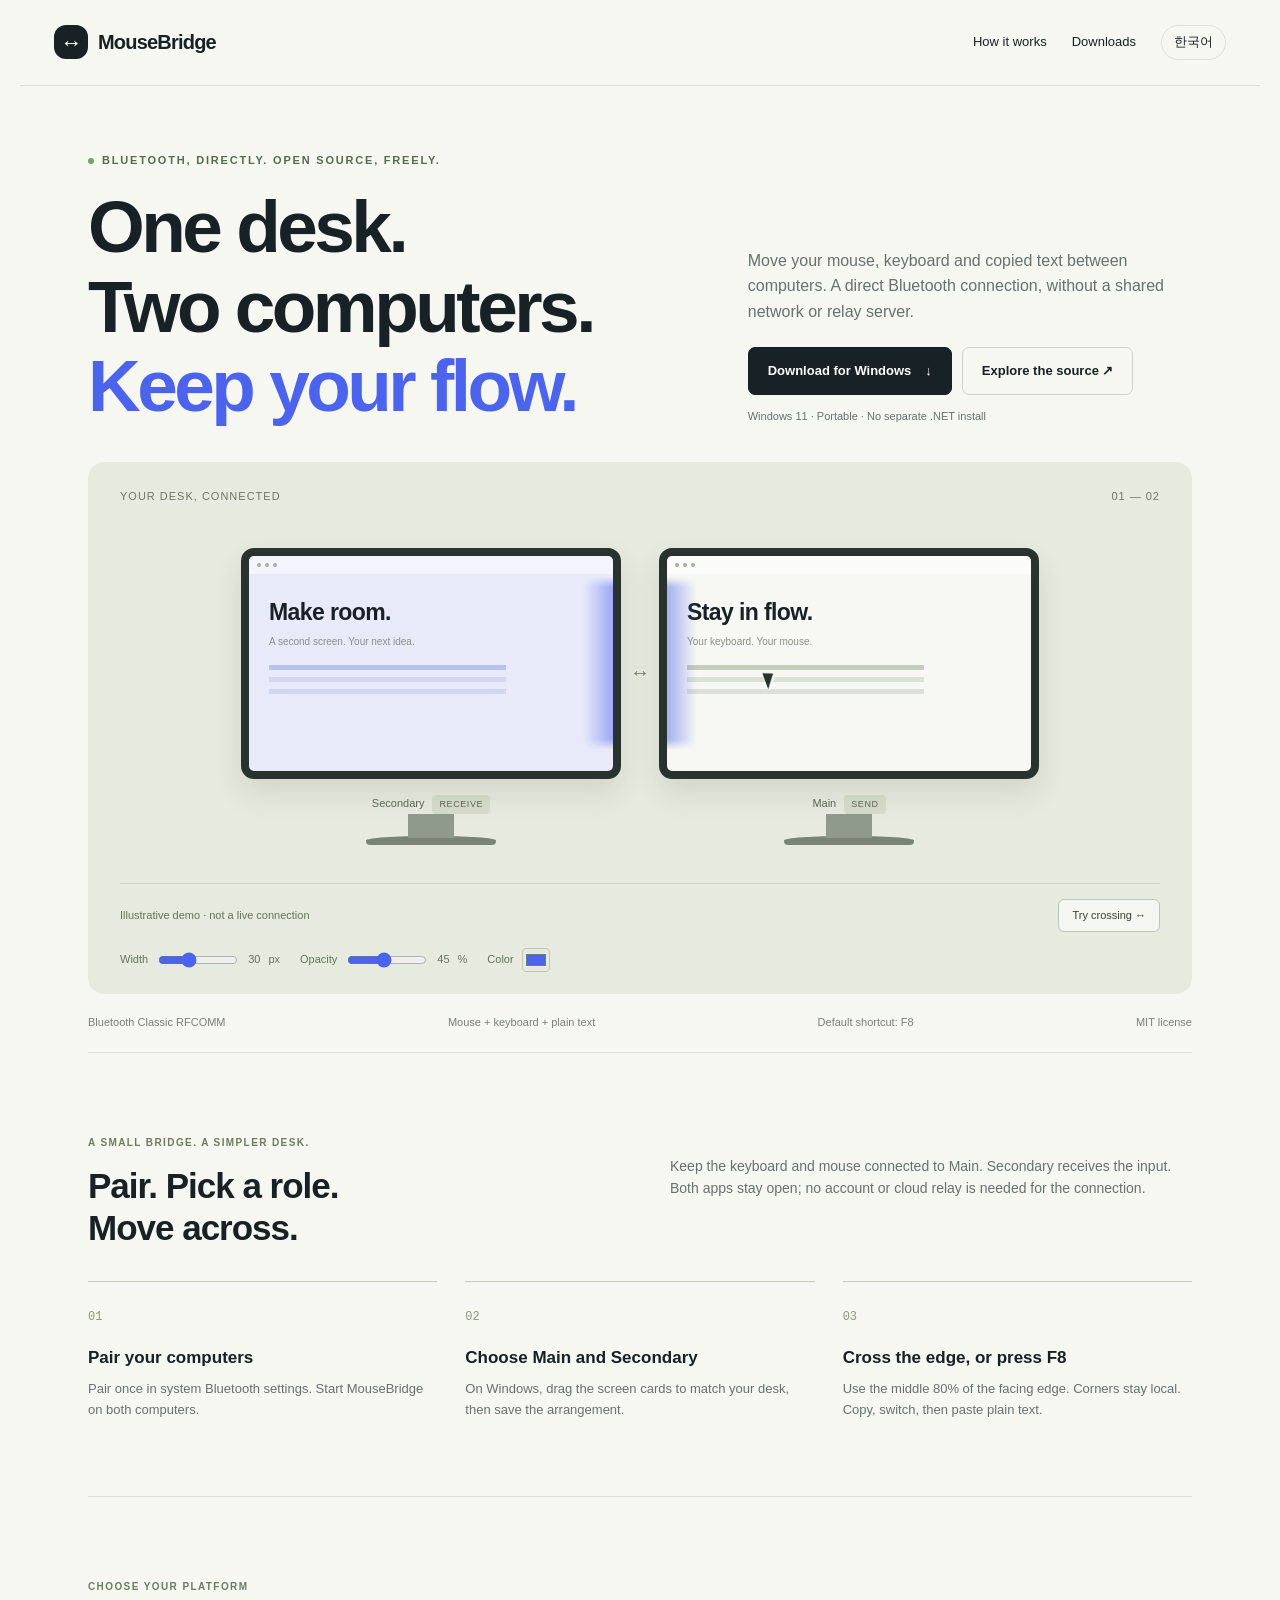
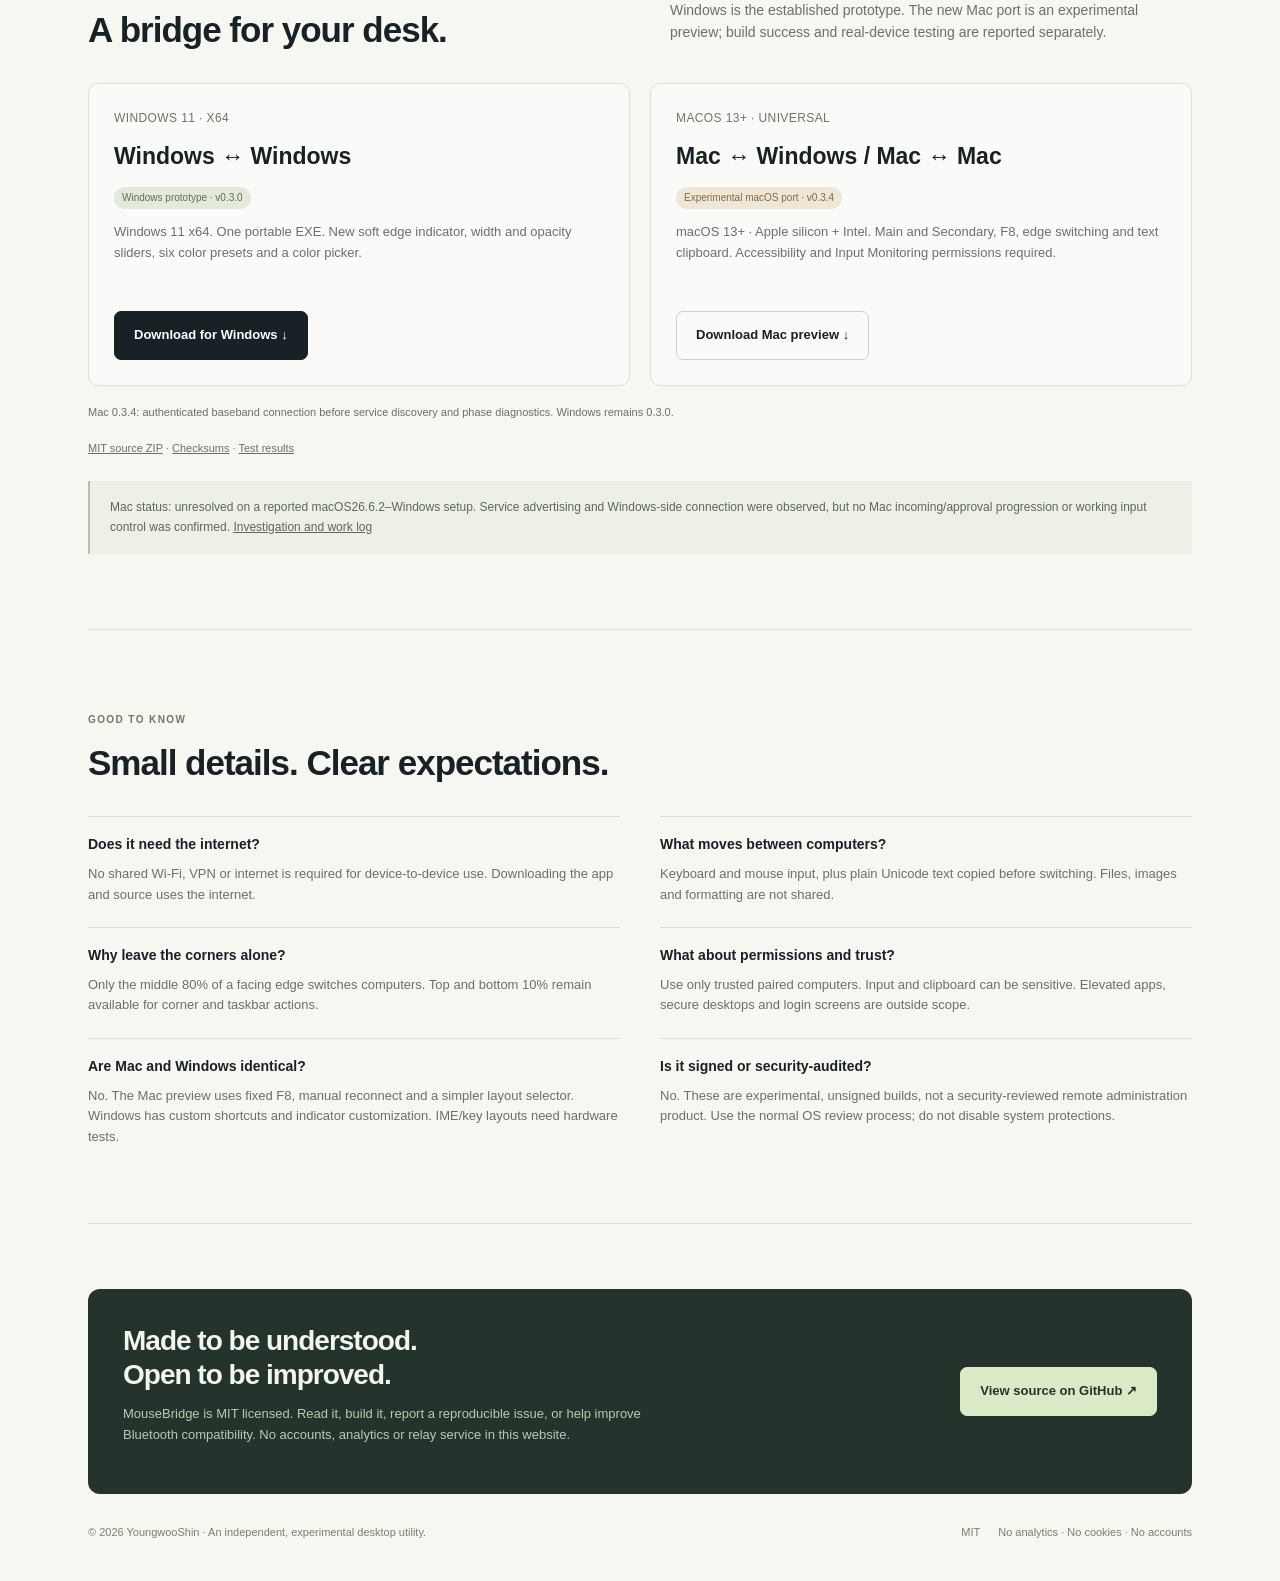
<file: docs/index.html>
<!doctype html><html lang="en"><head><meta charset="utf-8"><meta name="viewport" content="width=device-width,initial-scale=1"><title>MouseBridge | Bluetooth keyboard, mouse &amp; clipboard sharing</title><meta name="description" content="Move your mouse, keyboard and copied text between computers. A direct Bluetooth connection, without a shared network or relay server."><meta name="theme-color" content="#f6f7f1"><link rel="stylesheet" href="style.css"><link rel="canonical" href="https://youngwooshin.github.io/mousebridge/"><link rel="alternate" hreflang="en" href="https://youngwooshin.github.io/mousebridge/"><link rel="alternate" hreflang="ko" href="https://youngwooshin.github.io/mousebridge/ko/"><link rel="alternate" hreflang="x-default" href="https://youngwooshin.github.io/mousebridge/"><meta property="og:type" content="website"><meta property="og:title" content="MouseBridge | Bluetooth keyboard, mouse &amp; clipboard sharing"><meta property="og:url" content="https://youngwooshin.github.io/mousebridge/"><meta property="og:site_name" content="MouseBridge"></head><body>
<header><a class="brand" href="index.html"><span class="mark">↔</span>MouseBridge</a><nav><a class="nav-extra" href="#how">How it works</a><a href="#downloads">Downloads</a><a class="language" href="ko/" lang="ko">한국어</a></nav></header>
<main class="wrap"><div class="hero"><div class="eyebrow"><span class="dot"></span>Bluetooth, directly. Open source, freely.</div><div class="intro"><h1>One desk.<br>Two computers.<br><em>Keep your flow.</em></h1><div class="lead"><p>Move your mouse, keyboard and copied text between computers. A direct Bluetooth connection, without a shared network or relay server.</p><div class="actions"><a class="button" href="downloads/MouseBridge-Portable-win-x64-v0.3.0.zip">Download for Windows <span>↓</span></a><a class="button secondary" href="#opensource">Explore the source ↗</a></div><p class="subnote">Windows 11 · Portable · No separate .NET install</p></div></div>
<div class="desk"><div class="desk-top"><span>YOUR DESK, CONNECTED</span><span>01 — 02</span></div><div class="desk-scene"><div class="monitor secondary-screen"><div class="bezel"><div class="mini-top"><i></i><i></i><i></i></div><div class="mini-content"><b>Make room.</b><p>A second screen. Your next idea.</p><div class="mini-bars"></div></div><div class="edge"></div></div><div class="screen-label">Secondary <span>RECEIVE</span></div></div><span class="cross-arrow" aria-hidden="true">↔</span><div class="monitor"><div class="bezel"><div class="mini-top"><i></i><i></i><i></i></div><div class="mini-content"><b>Stay in flow.</b><p>Your keyboard. Your mouse.</p><div class="mini-bars"></div></div><div class="edge"></div></div><div class="screen-label">Main <span>SEND</span></div></div><span class="cursor" aria-hidden="true"></span></div><div class="desk-footer"><span>Illustrative demo · not a live connection</span><button class="demo-button" id="demo-cross" aria-pressed="false">Try crossing ↔</button></div><div class="tuning"><label>Width <input id="demo-width" type="range" min="8" max="70" value="30"><output id="width-value">30</output>px</label><label>Opacity <input id="demo-opacity" type="range" min="0" max="100" value="45"><output id="opacity-value">45</output>%</label><label>Color <input id="demo-color" type="color" value="#4b63ed"></label></div></div>
<div class="spec-line"><span>Bluetooth Classic RFCOMM</span><span>Mouse + keyboard + plain text</span><span>Default shortcut: F8</span><span>MIT license</span></div></div>
<section id="how"><div class="section-head"><div><span class="kicker">A SMALL BRIDGE. A SIMPLER DESK.</span><h2>Pair. Pick a role.<br>Move across.</h2></div><p>Keep the keyboard and mouse connected to Main. Secondary receives the input. Both apps stay open; no account or cloud relay is needed for the connection.</p></div><div class="steps"><article class="step"><span class="num">01</span><h3>Pair your computers</h3><p>Pair once in system Bluetooth settings. Start MouseBridge on both computers.</p></article><article class="step"><span class="num">02</span><h3>Choose Main and Secondary</h3><p>On Windows, drag the screen cards to match your desk, then save the arrangement.</p></article><article class="step"><span class="num">03</span><h3>Cross the edge, or press F8</h3><p>Use the middle 80% of the facing edge. Corners stay local. Copy, switch, then paste plain text.</p></article></div></section>
<section id="downloads"><div class="section-head"><div><span class="kicker">CHOOSE YOUR PLATFORM</span><h2>A bridge for your desk.</h2></div><p>Windows is the established prototype. The new Mac port is an experimental preview; build success and real-device testing are reported separately.</p></div><div class="download-grid"><article class="download"><div class="os">WINDOWS 11 · X64</div><h3>Windows ↔ Windows</h3><span class="pill">Windows prototype · v0.3.0</span><p>Windows 11 x64. One portable EXE. New soft edge indicator, width and opacity sliders, six color presets and a color picker.</p><a class="button" href="downloads/MouseBridge-Portable-win-x64-v0.3.0.zip">Download for Windows ↓</a></article><article class="download"><div class="os">MACOS 13+ · UNIVERSAL</div><h3>Mac ↔ Windows / Mac ↔ Mac</h3><span class="pill experimental">Experimental macOS port · v0.3.4</span><p>macOS 13+ · Apple silicon + Intel. Main and Secondary, F8, edge switching and text clipboard. Accessibility and Input Monitoring permissions required.</p><a class="button secondary mac-download" href="downloads/MouseBridge-macOS-universal-v0.3.4.zip">Download Mac preview ↓</a></article></div><p id="download-status" role="status" aria-live="polite" class="details"></p><p class="details">Mac 0.3.4: authenticated baseband connection before service discovery and phase diagnostics. Windows remains 0.3.0.</p><div class="details"><a href="downloads/MouseBridge-source-v0.3.4.zip">MIT source ZIP</a> · <a href="downloads/SHA256SUMS.txt">Checksums</a> · <a href="downloads/TEST-RESULTS.md">Test results</a></div><div class="status-note">Mac status: unresolved on a reported macOS26.6.2–Windows setup. Service advertising and Windows-side connection were observed, but no Mac incoming/approval progression or working input control was confirmed. <a href="https://github.com/YoungwooShin/mousebridge/blob/main/MACOS-INVESTIGATION.md" style="text-decoration:underline">Investigation and work log</a></div></section>
<section><div class="section-head"><div><span class="kicker">GOOD TO KNOW</span><h2>Small details. Clear expectations.</h2></div></div><div class="faq"><article><h3>Does it need the internet?</h3><p>No shared Wi-Fi, VPN or internet is required for device-to-device use. Downloading the app and source uses the internet.</p></article><article><h3>What moves between computers?</h3><p>Keyboard and mouse input, plus plain Unicode text copied before switching. Files, images and formatting are not shared.</p></article><article><h3>Why leave the corners alone?</h3><p>Only the middle 80% of a facing edge switches computers. Top and bottom 10% remain available for corner and taskbar actions.</p></article><article><h3>What about permissions and trust?</h3><p>Use only trusted paired computers. Input and clipboard can be sensitive. Elevated apps, secure desktops and login screens are outside scope.</p></article><article><h3>Are Mac and Windows identical?</h3><p>No. The Mac preview uses fixed F8, manual reconnect and a simpler layout selector. Windows has custom shortcuts and indicator customization. IME/key layouts need hardware tests.</p></article><article><h3>Is it signed or security-audited?</h3><p>No. These are experimental, unsigned builds, not a security-reviewed remote administration product. Use the normal OS review process; do not disable system protections.</p></article></div></section>
<div class="open-source" id="opensource"><div><h2>Made to be understood.<br>Open to be improved.</h2><p>MouseBridge is MIT licensed. Read it, build it, report a reproducible issue, or help improve Bluetooth compatibility. No accounts, analytics or relay service in this website.</p></div><a class="button github-link" href="https://github.com/YoungwooShin/mousebridge">View source on GitHub ↗</a></div></main><footer><span>© 2026 YoungwooShin · An independent, experimental desktop utility.</span><div class="footlinks"><a href="LICENSE.txt">MIT</a><span>No analytics · No cookies · No accounts</span></div></footer><script src="app.js" defer></script></body></html>
</file>
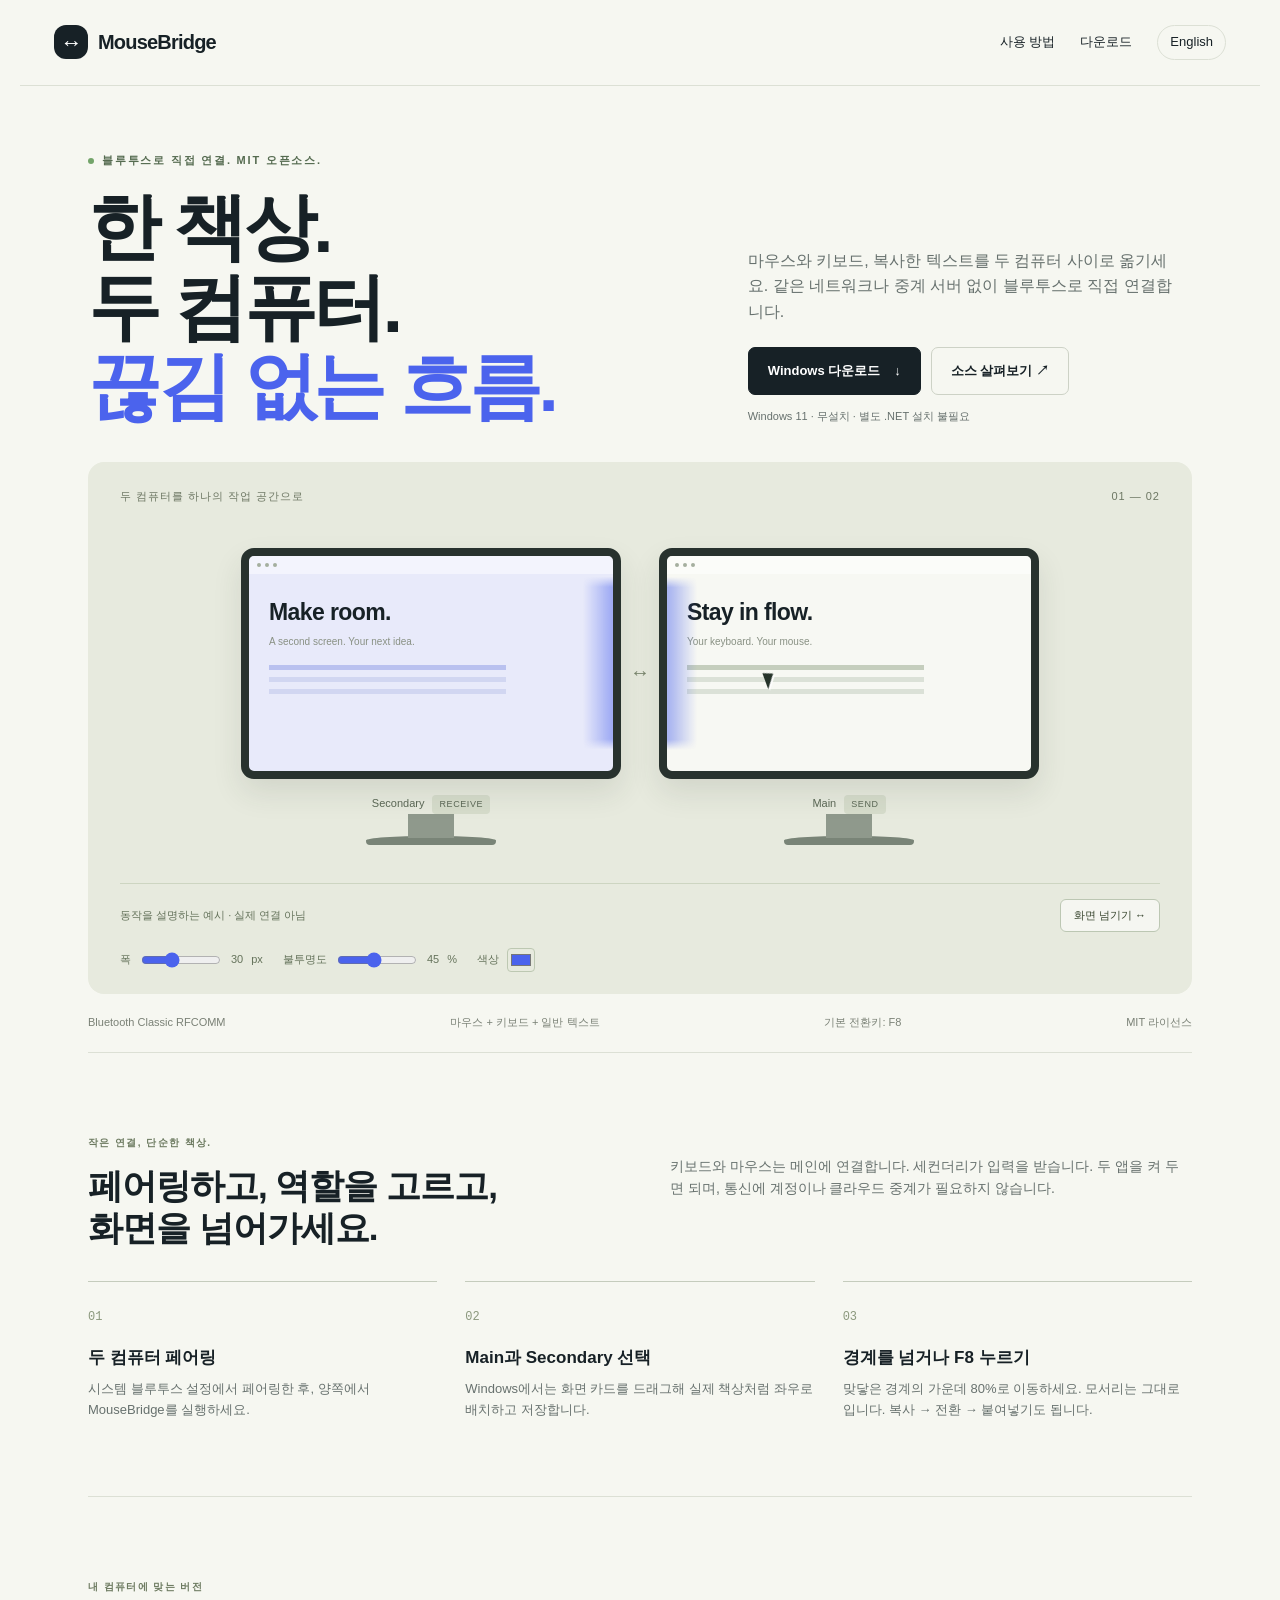
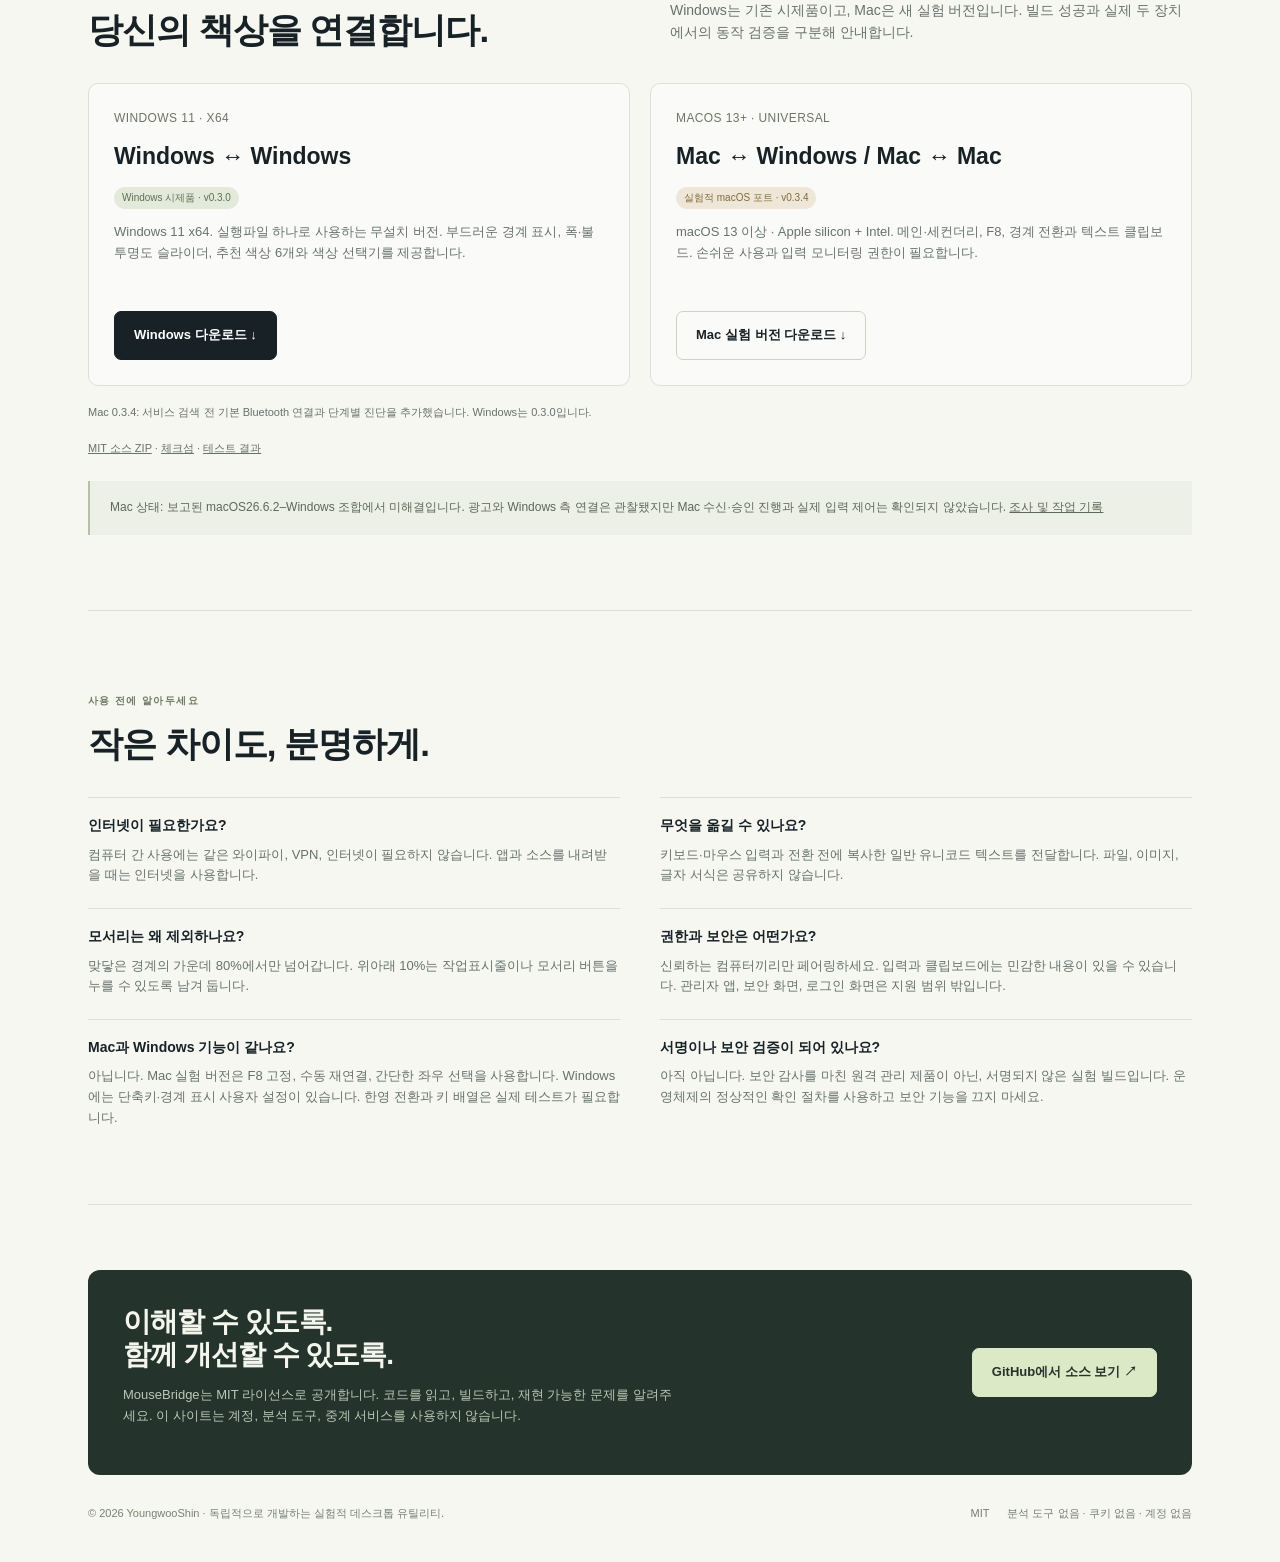
<file: docs/ko/index.html>
<!doctype html><html lang="ko"><head><meta charset="utf-8"><meta name="viewport" content="width=device-width,initial-scale=1"><title>MouseBridge | 블루투스 키보드·마우스·클립보드 공유</title><meta name="description" content="마우스와 키보드, 복사한 텍스트를 두 컴퓨터 사이로 옮기세요. 같은 네트워크나 중계 서버 없이 블루투스로 직접 연결합니다."><meta name="theme-color" content="#f6f7f1"><link rel="stylesheet" href="../style.css"><link rel="canonical" href="https://youngwooshin.github.io/mousebridge/ko/"><link rel="alternate" hreflang="en" href="https://youngwooshin.github.io/mousebridge/"><link rel="alternate" hreflang="ko" href="https://youngwooshin.github.io/mousebridge/ko/"><link rel="alternate" hreflang="x-default" href="https://youngwooshin.github.io/mousebridge/"><meta property="og:type" content="website"><meta property="og:title" content="MouseBridge | 블루투스 키보드·마우스·클립보드 공유"><meta property="og:url" content="https://youngwooshin.github.io/mousebridge/ko/"><meta property="og:site_name" content="MouseBridge"></head><body>
<header><a class="brand" href="../index.html"><span class="mark">↔</span>MouseBridge</a><nav><a class="nav-extra" href="#how">사용 방법</a><a href="#downloads">다운로드</a><a class="language" href="../" lang="en">English</a></nav></header>
<main class="wrap"><div class="hero"><div class="eyebrow"><span class="dot"></span>블루투스로 직접 연결. MIT 오픈소스.</div><div class="intro"><h1>한 책상.<br>두 컴퓨터.<br><em>끊김 없는 흐름.</em></h1><div class="lead"><p>마우스와 키보드, 복사한 텍스트를 두 컴퓨터 사이로 옮기세요. 같은 네트워크나 중계 서버 없이 블루투스로 직접 연결합니다.</p><div class="actions"><a class="button" href="../downloads/MouseBridge-Portable-win-x64-v0.3.0.zip">Windows 다운로드 <span>↓</span></a><a class="button secondary" href="#opensource">소스 살펴보기 ↗</a></div><p class="subnote">Windows 11 · 무설치 · 별도 .NET 설치 불필요</p></div></div>
<div class="desk"><div class="desk-top"><span>두 컴퓨터를 하나의 작업 공간으로</span><span>01 — 02</span></div><div class="desk-scene"><div class="monitor secondary-screen"><div class="bezel"><div class="mini-top"><i></i><i></i><i></i></div><div class="mini-content"><b>Make room.</b><p>A second screen. Your next idea.</p><div class="mini-bars"></div></div><div class="edge"></div></div><div class="screen-label">Secondary <span>RECEIVE</span></div></div><span class="cross-arrow" aria-hidden="true">↔</span><div class="monitor"><div class="bezel"><div class="mini-top"><i></i><i></i><i></i></div><div class="mini-content"><b>Stay in flow.</b><p>Your keyboard. Your mouse.</p><div class="mini-bars"></div></div><div class="edge"></div></div><div class="screen-label">Main <span>SEND</span></div></div><span class="cursor" aria-hidden="true"></span></div><div class="desk-footer"><span>동작을 설명하는 예시 · 실제 연결 아님</span><button class="demo-button" id="demo-cross" aria-pressed="false">화면 넘기기 ↔</button></div><div class="tuning"><label>폭 <input id="demo-width" type="range" min="8" max="70" value="30"><output id="width-value">30</output>px</label><label>불투명도 <input id="demo-opacity" type="range" min="0" max="100" value="45"><output id="opacity-value">45</output>%</label><label>색상 <input id="demo-color" type="color" value="#4b63ed"></label></div></div>
<div class="spec-line"><span>Bluetooth Classic RFCOMM</span><span>마우스 + 키보드 + 일반 텍스트</span><span>기본 전환키: F8</span><span>MIT 라이선스</span></div></div>
<section id="how"><div class="section-head"><div><span class="kicker">작은 연결, 단순한 책상.</span><h2>페어링하고, 역할을 고르고,<br>화면을 넘어가세요.</h2></div><p>키보드와 마우스는 메인에 연결합니다. 세컨더리가 입력을 받습니다. 두 앱을 켜 두면 되며, 통신에 계정이나 클라우드 중계가 필요하지 않습니다.</p></div><div class="steps"><article class="step"><span class="num">01</span><h3>두 컴퓨터 페어링</h3><p>시스템 블루투스 설정에서 페어링한 후, 양쪽에서 MouseBridge를 실행하세요.</p></article><article class="step"><span class="num">02</span><h3>Main과 Secondary 선택</h3><p>Windows에서는 화면 카드를 드래그해 실제 책상처럼 좌우로 배치하고 저장합니다.</p></article><article class="step"><span class="num">03</span><h3>경계를 넘거나 F8 누르기</h3><p>맞닿은 경계의 가운데 80%로 이동하세요. 모서리는 그대로입니다. 복사 → 전환 → 붙여넣기도 됩니다.</p></article></div></section>
<section id="downloads"><div class="section-head"><div><span class="kicker">내 컴퓨터에 맞는 버전</span><h2>당신의 책상을 연결합니다.</h2></div><p>Windows는 기존 시제품이고, Mac은 새 실험 버전입니다. 빌드 성공과 실제 두 장치에서의 동작 검증을 구분해 안내합니다.</p></div><div class="download-grid"><article class="download"><div class="os">WINDOWS 11 · X64</div><h3>Windows ↔ Windows</h3><span class="pill">Windows 시제품 · v0.3.0</span><p>Windows 11 x64. 실행파일 하나로 사용하는 무설치 버전. 부드러운 경계 표시, 폭·불투명도 슬라이더, 추천 색상 6개와 색상 선택기를 제공합니다.</p><a class="button" href="../downloads/MouseBridge-Portable-win-x64-v0.3.0.zip">Windows 다운로드 ↓</a></article><article class="download"><div class="os">MACOS 13+ · UNIVERSAL</div><h3>Mac ↔ Windows / Mac ↔ Mac</h3><span class="pill experimental">실험적 macOS 포트 · v0.3.4</span><p>macOS 13 이상 · Apple silicon + Intel. 메인·세컨더리, F8, 경계 전환과 텍스트 클립보드. 손쉬운 사용과 입력 모니터링 권한이 필요합니다.</p><a class="button secondary mac-download" href="../downloads/MouseBridge-macOS-universal-v0.3.4.zip">Mac 실험 버전 다운로드 ↓</a></article></div><p id="download-status" role="status" aria-live="polite" class="details"></p><p class="details">Mac 0.3.4: 서비스 검색 전 기본 Bluetooth 연결과 단계별 진단을 추가했습니다. Windows는 0.3.0입니다.</p><div class="details"><a href="../downloads/MouseBridge-source-v0.3.4.zip">MIT 소스 ZIP</a> · <a href="../downloads/SHA256SUMS.txt">체크섬</a> · <a href="../downloads/TEST-RESULTS.md">테스트 결과</a></div><div class="status-note">Mac 상태: 보고된 macOS26.6.2–Windows 조합에서 미해결입니다. 광고와 Windows 측 연결은 관찰됐지만 Mac 수신·승인 진행과 실제 입력 제어는 확인되지 않았습니다. <a href="https://github.com/YoungwooShin/mousebridge/blob/main/MACOS-INVESTIGATION.md" style="text-decoration:underline">조사 및 작업 기록</a></div></section>
<section><div class="section-head"><div><span class="kicker">사용 전에 알아두세요</span><h2>작은 차이도, 분명하게.</h2></div></div><div class="faq"><article><h3>인터넷이 필요한가요?</h3><p>컴퓨터 간 사용에는 같은 와이파이, VPN, 인터넷이 필요하지 않습니다. 앱과 소스를 내려받을 때는 인터넷을 사용합니다.</p></article><article><h3>무엇을 옮길 수 있나요?</h3><p>키보드·마우스 입력과 전환 전에 복사한 일반 유니코드 텍스트를 전달합니다. 파일, 이미지, 글자 서식은 공유하지 않습니다.</p></article><article><h3>모서리는 왜 제외하나요?</h3><p>맞닿은 경계의 가운데 80%에서만 넘어갑니다. 위아래 10%는 작업표시줄이나 모서리 버튼을 누를 수 있도록 남겨 둡니다.</p></article><article><h3>권한과 보안은 어떤가요?</h3><p>신뢰하는 컴퓨터끼리만 페어링하세요. 입력과 클립보드에는 민감한 내용이 있을 수 있습니다. 관리자 앱, 보안 화면, 로그인 화면은 지원 범위 밖입니다.</p></article><article><h3>Mac과 Windows 기능이 같나요?</h3><p>아닙니다. Mac 실험 버전은 F8 고정, 수동 재연결, 간단한 좌우 선택을 사용합니다. Windows에는 단축키·경계 표시 사용자 설정이 있습니다. 한영 전환과 키 배열은 실제 테스트가 필요합니다.</p></article><article><h3>서명이나 보안 검증이 되어 있나요?</h3><p>아직 아닙니다. 보안 감사를 마친 원격 관리 제품이 아닌, 서명되지 않은 실험 빌드입니다. 운영체제의 정상적인 확인 절차를 사용하고 보안 기능을 끄지 마세요.</p></article></div></section>
<div class="open-source" id="opensource"><div><h2>이해할 수 있도록.<br>함께 개선할 수 있도록.</h2><p>MouseBridge는 MIT 라이선스로 공개합니다. 코드를 읽고, 빌드하고, 재현 가능한 문제를 알려주세요. 이 사이트는 계정, 분석 도구, 중계 서비스를 사용하지 않습니다.</p></div><a class="button github-link" href="https://github.com/YoungwooShin/mousebridge">GitHub에서 소스 보기 ↗</a></div></main><footer><span>© 2026 YoungwooShin · 독립적으로 개발하는 실험적 데스크톱 유틸리티.</span><div class="footlinks"><a href="../LICENSE.txt">MIT</a><span>분석 도구 없음 · 쿠키 없음 · 계정 없음</span></div></footer><script src="../app.js" defer></script></body></html>
</file>
<file: docs/style.css>
:root{--ink:#172126;--muted:#67716e;--paper:#f6f7f1;--blue:#4b63ed;--line:#dce0d5;--glow:#4b63ed;--alpha:.45;--width:30px}*{box-sizing:border-box}html{scroll-behavior:smooth}body{margin:0;background:var(--paper);color:var(--ink);font-family:Inter,Arial,'Apple SD Gothic Neo','Malgun Gothic',sans-serif;line-height:1.6}a{color:inherit;text-decoration:none}button,input{font:inherit}button,a,input{outline-offset:6px}button{cursor:pointer}header{max-width:1240px;margin:auto;padding:25px 34px;display:flex;justify-content:space-between;align-items:center;border-bottom:1px solid var(--line)}.brand{display:flex;align-items:center;font-size:20px;font-weight:750;letter-spacing:-.8px}.mark{background:var(--ink);border-radius:12px;width:34px;height:34px;display:grid;place-items:center;margin-right:10px;color:white;font-size:22px}nav{display:flex;gap:25px;align-items:center;font-size:13px}nav a:hover{color:var(--blue)}.language{border:1px solid var(--line);border-radius:30px;padding:6px 12px}.wrap{max-width:1172px;margin:auto;padding:0 34px}.hero{padding-top:66px}.eyebrow{text-transform:uppercase;font-size:11px;font-weight:750;letter-spacing:1.8px;color:#556b50;display:flex;align-items:center;gap:8px}.dot{width:6px;height:6px;border-radius:50%;background:#73a46a}.intro{display:grid;grid-template-columns:1.35fr 1fr;gap:60px;align-items:end;margin:18px 0 36px}h1{font-size:clamp(44px,5.7vw,76px);line-height:1.09;letter-spacing:-3.5px;font-weight:600;margin:0}h1 em{font-style:normal;color:var(--blue)}.lead p{color:var(--muted);font-size:16px;margin:0 0 22px;max-width:430px}.actions{display:flex;gap:10px;flex-wrap:wrap}.button{border-radius:7px;padding:13px 19px;font-size:13px;font-weight:650;display:inline-flex;gap:14px;align-items:center;background:var(--ink);color:#fff;border:1px solid var(--ink)}.button:hover{background:var(--blue);border-color:var(--blue)}.button.secondary{color:var(--ink);background:transparent;border-color:#cdd2c6}.button.secondary:hover{border-color:var(--blue)}.subnote{font-size:11px!important;margin:13px 0 0!important;color:var(--muted)}.desk{border-radius:16px;background:#e7eade;padding:26px 32px 22px;position:relative;overflow:hidden}.desk-top{display:flex;justify-content:space-between;font-size:11px;letter-spacing:1px;color:#6d7763;text-transform:uppercase}.desk-scene{display:flex;align-items:center;justify-content:center;gap:38px;padding:42px 22px 38px;position:relative}.monitor{width:43%;max-width:380px;position:relative}.bezel{border-radius:13px;border:8px solid #28322e;background:#f7f8f3;aspect-ratio:1.64;position:relative;overflow:hidden;box-shadow:0 14px 30px #29332f1c}.secondary-screen .bezel{background:#e8eafa}.monitor:after{content:'';display:block;width:34%;height:9px;background:#798477;border-radius:50% 50% 4px 4px;margin:22px auto 0}.monitor:before{content:'';position:absolute;background:#8f998c;width:12%;height:24px;bottom:7px;left:44%}.mini-top{height:18px;display:flex;gap:4px;align-items:center;padding:0 8px;background:#ffffff70}.mini-top i{width:4px;height:4px;border-radius:50%;background:#a5af9f}.mini-content{padding:20px}.mini-content b{font-size:clamp(12px,2vw,23px);letter-spacing:-.6px;font-weight:600}.mini-content p{margin:4px 0;font-size:10px;color:#899184}.mini-bars{margin-top:15px;width:73%;height:5px;background:#c5cebd;box-shadow:0 12px #dbe1d7,0 24px #dbe1d7}.secondary-screen .mini-bars{background:#b9c1ef;box-shadow:0 12px #d1d6f1,0 24px #d1d6f1}.edge{position:absolute;left:0;top:10%;height:80%;width:var(--width);background:linear-gradient(90deg,var(--glow),transparent);opacity:var(--alpha);mask-image:linear-gradient(transparent,black 6%,black 94%,transparent);border-left:2px solid var(--glow)}.secondary-screen .edge{right:0;left:auto;transform:rotate(180deg)}.screen-label{display:flex;justify-content:center;gap:8px;font-size:11px;margin-top:16px;color:#5c6856}.screen-label span{background:#d6dccb;padding:2px 7px;border-radius:4px;font-size:9px;letter-spacing:.6px}.cross-arrow{position:absolute;font-size:20px;color:#77836b;left:calc(50% - 10px);top:40%}.cursor{position:absolute;left:62%;top:44%;width:0;height:0;border-left:10px solid #26332a;border-top:4px solid transparent;border-bottom:13px solid transparent;transform:rotate(-20deg);filter:drop-shadow(1px 2px 0 white);transition:left .8s ease,top .8s ease;z-index:2}.desk.moved .cursor{left:31%;top:48%}.desk-footer{display:flex;justify-content:space-between;gap:20px;align-items:center;border-top:1px solid #cdd5c1;padding-top:15px;font-size:11px;color:#65735b}.demo-button{background:#fff9;border:1px solid #bcc7b3;border-radius:6px;padding:7px 13px;font-size:11px;color:#37452e}.tuning{display:flex;gap:20px;flex-wrap:wrap;align-items:center;margin:16px 0 0;font-size:11px;color:#65735b}.tuning label{display:flex;gap:8px;align-items:center}.tuning input[type=range]{width:80px;accent-color:var(--blue)}.tuning input[type=color]{width:28px;height:24px;padding:1px;border:1px solid #bdc8b2;border-radius:4px;background:transparent}.spec-line{padding:20px 0;display:flex;justify-content:space-between;font-size:11px;color:#7a8176;border-bottom:1px solid var(--line)}section{padding:75px 0;border-bottom:1px solid var(--line)}.section-head{display:grid;grid-template-columns:1fr 1fr;gap:60px;align-items:start;margin-bottom:32px}.kicker{color:#6d7b61;font-size:10px;letter-spacing:1.4px;text-transform:uppercase;font-weight:700}h2{font-size:35px;line-height:1.2;letter-spacing:-1px;font-weight:600;margin:12px 0 0}.section-head p{color:var(--muted);font-size:14px;margin:27px 0 0}.steps{display:grid;grid-template-columns:repeat(3,1fr);gap:28px}.step{padding-top:20px;border-top:1px solid #c5ccbd}.num{font-family:monospace;color:#8b987d;font-size:12px}.step h3{font-size:17px;font-weight:600;margin:16px 0 8px}.step p{font-size:13px;color:var(--muted);margin:0}.download-grid{display:grid;grid-template-columns:1fr 1fr;gap:20px}.download{border:1px solid var(--line);border-radius:10px;padding:25px;background:#fff8}.os{font-size:12px;color:#6c7567;letter-spacing:.4px}.download h3{font-size:23px;font-weight:600;margin:9px 0}.pill{display:inline-block;font-size:10px;padding:3px 8px;background:#e4eadb;color:#5b7050;border-radius:20px}.pill.experimental{background:#eee7d7;color:#836a3e}.download p{font-size:13px;color:var(--muted);min-height:66px}.download .button{margin-top:10px}.details{font-size:11px;color:var(--muted);margin:18px 0 0}.details a{text-decoration:underline}.status-note{padding:17px 20px;border-left:2px solid #b5bfaa;margin-top:24px;background:#edf0e6;font-size:12px;color:#5d6856}.faq{display:grid;grid-template-columns:1fr 1fr;gap:22px 40px}.faq article{border-top:1px solid var(--line);padding-top:16px}.faq h3{font-size:14px;font-weight:650;margin:0 0 8px}.faq p{font-size:13px;color:var(--muted);margin:0}.open-source{background:#24332b;color:#f4f6ed;margin-top:65px;border-radius:12px;padding:35px;display:flex;justify-content:space-between;align-items:center;gap:30px}.open-source h2{margin:0;font-size:28px}.open-source p{font-size:13px;color:#bcc8b6;max-width:550px}.open-source .button{white-space:nowrap;background:#dce9c6;color:#24332b;border-color:#dce9c6}footer{max-width:1172px;margin:auto;padding:30px 34px 40px;display:flex;justify-content:space-between;gap:25px;font-size:11px;color:#77816f}.footlinks{display:flex;gap:18px}kbd{background:#edf0e6;border:1px solid #ccd3c3;border-bottom-width:2px;border-radius:4px;padding:1px 5px;color:#4c5b42;font-size:11px}.hidden{display:none!important}@media(max-width:760px){header{padding:20px}nav{gap:14px}.nav-extra{display:none}.wrap{padding:0 20px}.hero{padding-top:40px}.intro,.section-head{grid-template-columns:1fr;gap:20px}h1{letter-spacing:-2px;font-size:49px}.lead p{font-size:14px;max-width:100%}.desk{padding:18px 14px}.desk-scene{gap:18px;padding:35px 0 24px}.bezel{border-width:5px;border-radius:8px}.mini-content{padding:12px 9px}.mini-bars{margin-top:8px;height:3px;box-shadow:0 8px #dbe1d7,0 16px #dbe1d7}.mini-content p{display:none}.desk-top{font-size:9px}.desk-footer{font-size:10px;align-items:start}.tuning{gap:12px}.tuning input[type=range]{width:57px}.spec-line{gap:12px;font-size:9px;flex-wrap:wrap}section{padding:50px 0}.section-head{margin-bottom:25px}.section-head p{margin-top:0}.steps{grid-template-columns:1fr;gap:20px}.step h3{margin-top:6px}.download-grid,.faq{grid-template-columns:1fr}.download p{min-height:auto}.open-source{padding:25px;display:block}.open-source .button{margin-top:12px}footer{padding:25px 20px;flex-wrap:wrap}.screen-label{font-size:10px}.screen-label span{font-size:8px}}
@media(prefers-reduced-motion:reduce){html{scroll-behavior:auto}.cursor{transition:none}}
</file>
